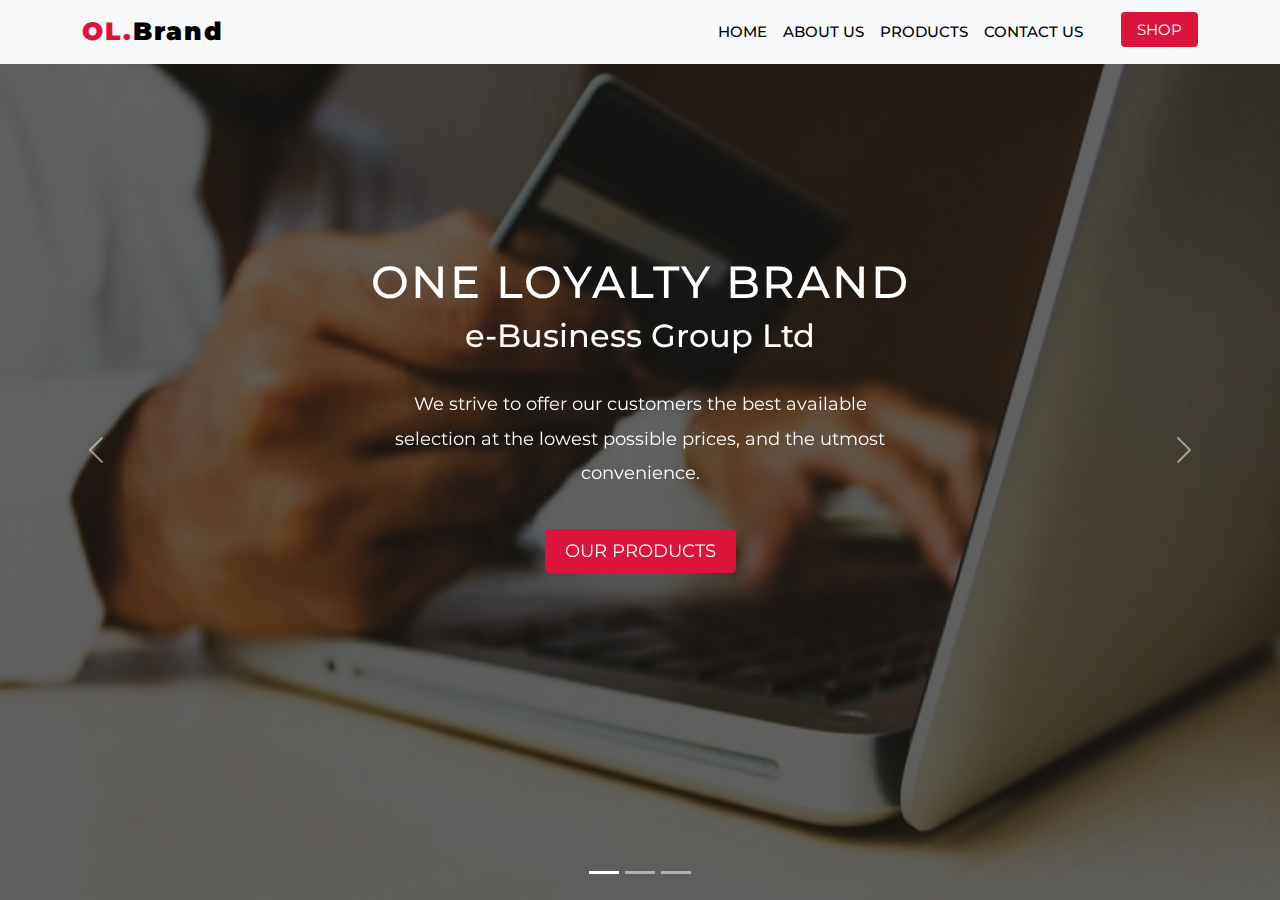
<file: index.html>
<!DOCTYPE html>
<html lang="en">
    <!--www.divinectorweb.com-->

    <head>
        <meta charset="UTF-8">
        <meta http-equiv="X-UA-Compatible" content="IE=edge">
        <meta name="viewport" content="width=device-width, initial-scale=1.0">
        <link href="https://fonts.googleapis.com/css2?family=Montserrat:wght@400;500;900&display=swap" rel="stylesheet">
        <link href="https://cdn.jsdelivr.net/npm/bootstrap@5.1.0/dist/css/bootstrap.min.css" rel="stylesheet">
        <link href="https://cdnjs.cloudflare.com/ajax/libs/animate.css/3.7.2/animate.min.css" rel="stylesheet">
        <link href="./css/homepage.css" rel="stylesheet">
        <link style="border-radius: 50%;" rel="shortcut icon" type="image/jpg" href="./assets/img/olb-logo.png" />
        <title>O L B || One Loyalty Brand</title>
    </head>

    <body>
        <nav class="navbar navbar-expand-lg navbar-light bg-light fixed-top">
            <div class="container">
                <a class="navbar-brand" href="./index.html"><span>OL.</span>Brand</a> <button
                    aria-controls="navbarSupportedContent" aria-expanded="false" aria-label="Toggle navigation"
                    class="navbar-toggler" data-bs-target="#navbarSupportedContent" data-bs-toggle="collapse"
                    type="button"><span class="navbar-toggler-icon"></span></button>
                <div class="collapse navbar-collapse" id="navbarSupportedContent">
                    <ul class="navbar-nav ms-auto mb-2 mb-lg-0">
                        <li class="nav-item">
                            <a class="nav-link" href="./index.html">Home</a>
                        </li>
                        <li class="nav-item">
                            <a class="nav-link" href="./about.html">About Us</a>
                        </li>
                        <li class="nav-item">
                            <a class="nav-link" href="./product.html">Products</a>
                        </li>
                        <li class="nav-item">
                            <a class="nav-link" href="./contact.html">Contact us</a>
                        </li>
                        <!-- <li class="nav-item">
                        <a class="nav-link" href="#">Services</a>
                    </li> -->
                        <li class="nav-item">
                            <a class="getstarted" href="./product.html">Shop</a>
                        </li>
                    </ul>
                </div>
            </div>
        </nav>
        <div class="carousel slide" data-bs-ride="carousel" id="carouselExampleIndicators">
            <div class="carousel-indicators">
                <button aria-label="Slide 1" class="active" data-bs-slide-to="0"
                    data-bs-target="#carouselExampleIndicators" type="button"></button> <button aria-label="Slide 2"
                    data-bs-slide-to="1" data-bs-target="#carouselExampleIndicators" type="button"></button> <button
                    aria-label="Slide 3" data-bs-slide-to="2" data-bs-target="#carouselExampleIndicators"
                    type="button"></button>
            </div>
            <div class="carousel-inner">
                <div class="carousel-item active">
                    <!-- <img alt="..." class="d-block w-100" src="https://i.postimg.cc/2S3RGgyP/4.jpg"> -->
                    <!-- <img alt="..." class="d-block w-100" src="./assets/img/Rwandamain.jpg"> -->
                    <img alt="..." class="d-block w-100" src="./assets/img/bg-2.jpg">
                    <div class="carousel-caption">
                        <h5 class="animated fadeInDown" style="animation-delay: 1s">ONE LOYALTY BRAND</h5>
                        <h2 class="animated fadeInDown" style="animation-delay: 1s">e-Business Group Ltd</h2><br>
                        <p class="animated fadeInUp d-block" style="animation-delay: 2s">We strive to offer our
                            customers the best available selection at the lowest possible prices, and the utmost
                            convenience.
                        </p>
                        <br>
                        <p class="animated fadeInUp" style="animation-delay: 3s"><a href="./product.html">Our
                                Products</a>
                        </p>
                    </div>
                </div>
                <div class="carousel-item">
                    <!-- <img alt="..." class="d-block w-100" src="https://i.postimg.cc/2S3RGgyP/4.jpg"> -->
                    <img alt="..." class="d-block w-100" src="./assets/img/Rwandamain.jpg">
                    <div class="carousel-caption">
                        <h5 class="animated fadeInDown" style="animation-delay: 1s">Our Vision</h5><br>
                        <p class="animated fadeInUp  d-block" style="animation-delay: 2s">We want to be an outstanding
                            company
                            that deliver made in Rwanda Products to the local and Global market. Our loyalty is a brand
                            to
                            the nation & the international market. </p>
                        <br>
                        <p class="animated fadeInUp" style="animation-delay: 3s"><a href="./about.html">Learn More</a>
                        </p>
                    </div>
                </div>
                <div class="carousel-item">
                    <img alt="..." class="d-block w-100" src="./assets/img/bg-3.jpg">
                    <div class="carousel-caption">
                        <h5 class="animated fadeInDown" style="animation-delay: 1s">Our Mission</h5><br>
                        <p class="animated fadeInUp d-block" style="animation-delay: 2s">We aim to sell and deliver good
                            and unique services through made in Rwanda Products. Our product’s quality, standard, and
                            use of technology, help us to globalize the market.
                        </p>
                        <br>
                        <p class="animated fadeInUp" style="animation-delay: 3s"><a href="./about.html">Learn More</a>
                        </p>
                    </div>
                </div>
            </div><button class="carousel-control-prev" data-bs-slide="prev" data-bs-target="#carouselExampleIndicators"
                type="button"><span aria-hidden="true" class="carousel-control-prev-icon"></span> <span
                    class="visually-hidden">Previous</span></button> <button class="carousel-control-next"
                data-bs-slide="next" data-bs-target="#carouselExampleIndicators" type="button"><span aria-hidden="true"
                    class="carousel-control-next-icon"></span> <span class="visually-hidden">Next</span></button>
        </div>
        <script src="https://cdnjs.cloudflare.com/ajax/libs/jquery/3.6.0/jquery.min.js">
        </script>
        <script src="https://cdn.jsdelivr.net/npm/@popperjs/core@2.9.3/dist/umd/popper.min.js">
        </script>
        <script src="https://cdn.jsdelivr.net/npm/bootstrap@5.1.0/dist/js/bootstrap.min.js">
        </script>
    </body>

</html>
</file>
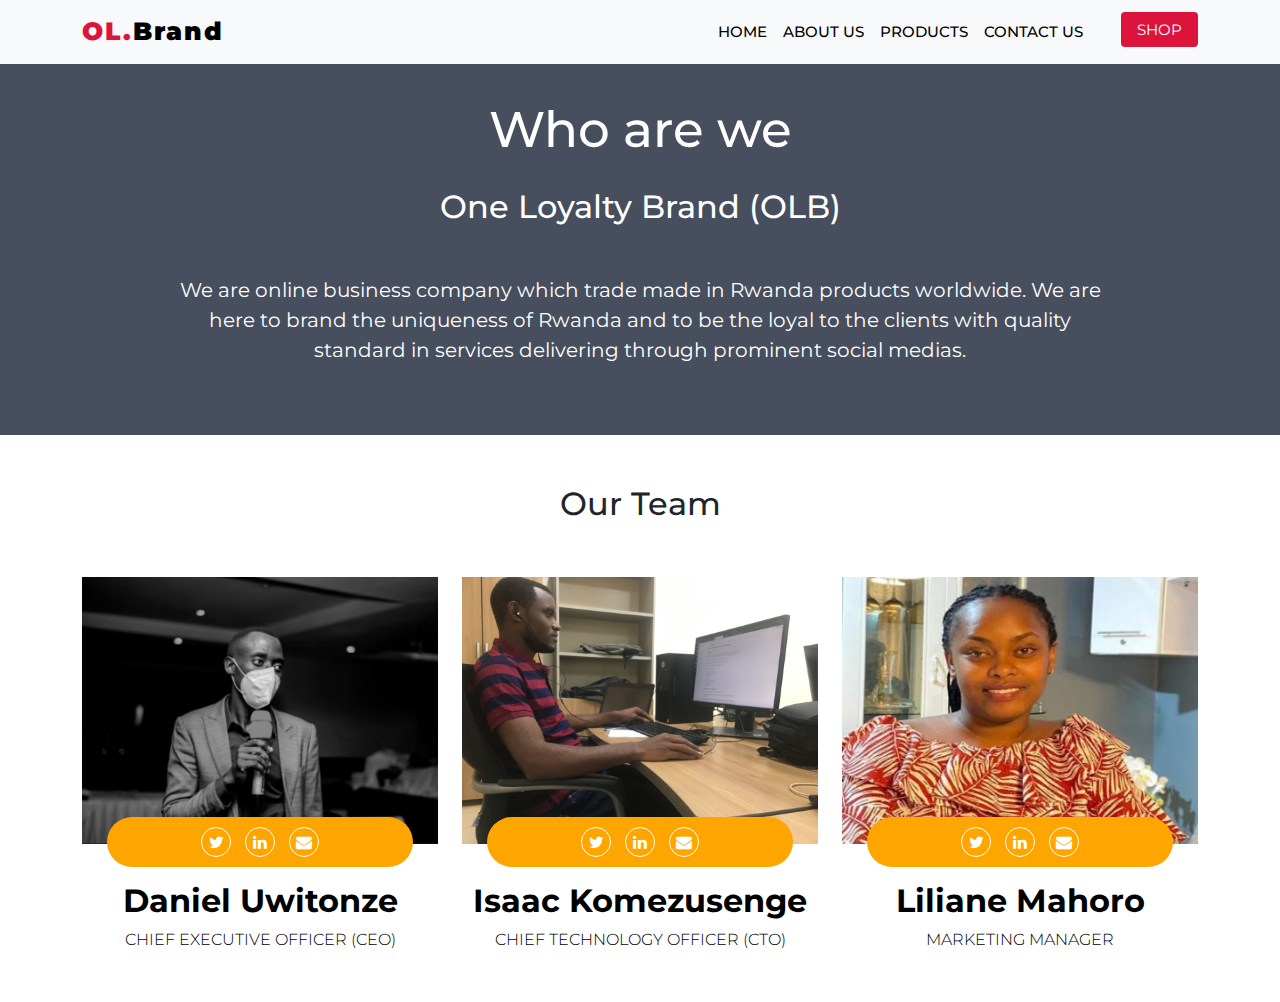
<file: about.html>
<!DOCTYPE html>
<html lang="en">

    <head>
        <meta charset="UTF-8">
        <meta http-equiv="X-UA-Compatible" content="IE=edge">
        <meta name="viewport" content="width=device-width, initial-scale=1.0">
        <!-- <link href="https://cdnjs.cloudflare.com/ajax/libs/twitter-bootstrap/3.3.7/css/bootstrap.min.css" rel="stylesheet"> -->
        <link href="https://stackpath.bootstrapcdn.com/font-awesome/4.7.0/css/font-awesome.min.css" rel="stylesheet">

        <link href="https://fonts.googleapis.com/css2?family=Montserrat:wght@400;500;900&display=swap" rel="stylesheet">
        <link href="https://cdn.jsdelivr.net/npm/bootstrap@5.1.0/dist/css/bootstrap.min.css" rel="stylesheet">
        <link href="https://cdnjs.cloudflare.com/ajax/libs/animate.css/3.7.2/animate.min.css" rel="stylesheet">
        <link href="./css/homepage.css" rel="stylesheet">
        <link href="css/style.css" rel="stylesheet">
        <!-- <link href="css/header.css" rel="stylesheet"> -->
        <link style="border-radius: 50%;" rel="shortcut icon" type="image/jpg" href="./assets/img/olb-logo.png" />
        <title>About Us || OLB</title>
    </head>

    <body>
        <!-- <nav class="navbar">
        <div class="container">
            <section class="wrapper">
                <h1 style="font-size: 50px; color: rgb(109, 109, 223);" class="brand"> OLB</h1>
                <button type="button" class="burger" id="burger">
                    <span class="burger-line"></span>
                    <span class="burger-line"></span>
                    <span class="burger-line"></span>
                    <span class="burger-line"></span>
                </button>
                <div class="menu" id="menu">
                    <ul class="menu-inner">
                        <li class="menu-item"><a href="./index.html" class="menu-link ">Home</a></li>
                        <li class="menu-item"><a href="./about.html" class="menu-link">About Us</a></li>
                        <li class="menu-item"><a href="./product.html" class="menu-link">Products</a></li>
                        <li class="menu-item"><a href="./contact.html" class="menu-link">Contact us</a></li>
                    </ul>
                </div>
            </section>
        </div>
    </nav> -->
        <nav class="navbar navbar-expand-lg navbar-light bg-light fixed-top">
            <div class="container">
                <a class="navbar-brand" href="./index.html"><span>OL.</span>Brand</a> <button
                    aria-controls="navbarSupportedContent" aria-expanded="false" aria-label="Toggle navigation"
                    class="navbar-toggler" data-bs-target="#navbarSupportedContent" data-bs-toggle="collapse"
                    type="button"><span class="navbar-toggler-icon"></span></button>
                <div class="collapse navbar-collapse" id="navbarSupportedContent">
                    <ul class="navbar-nav ms-auto mb-2 mb-lg-0">
                        <li class="nav-item">
                            <a class="nav-link" href="./index.html">Home</a>
                        </li>
                        <li class="nav-item">
                            <a class="nav-link" href="./about.html">About Us</a>
                        </li>
                        <li class="nav-item">
                            <a class="nav-link" href="./product.html">Products</a>
                        </li>
                        <li class="nav-item">
                            <a class="nav-link" href="./contact.html">Contact us</a>
                        </li>
                        <!-- <li class="nav-item">
                        <a class="nav-link" href="#">Services</a>
                    </li> -->
                        <li class="nav-item">
                            <a class="getstarted" href="./product.html">Shop</a>
                        </li>
                    </ul>
                </div>
            </div>
        </nav><br>
        <div class="about-section">
            <h1 class="about-heading">Who are we</h1>
            <h2>One Loyalty Brand (OLB)</h2>
            <p>We are online business company which trade made in Rwanda products worldwide. We are here to
                brand the uniqueness of Rwanda and to be the loyal to the clients with quality standard in services
                delivering through prominent social medias.
            </p>
        </div>

        <h2 style="text-align:center; margin-top: 50px;">Our Team</h2>
        <div class="custom-padding">
            <div class="container">
                <div class="row">
                    <div class="col-md-4">
                        <div class="team-area">
                            <!-- <img alt="" src="https://i.postimg.cc/qBcmJBrd/1.jpg"> -->
                            <img alt="" src="./assets/img/Daniel.PNG">
                            <div class="socials">
                                </a> <a href="#"><i class="fa fa-twitter"></i></a>
                                <a href="linkedin.com/in/daniel-uwitonze-973428196 "><i class="fa fa-linkedin"></i></a>
                                <a href="mailto:danieluwitonze7@gmail.com"><i class="fa fa-envelope"></i></a>
                            </div>
                            <h2>Daniel Uwitonze <span>Chief Executive Officer (CEO)</span></h2>
                        </div>
                    </div>
                    <div class="col-md-4">
                        <div class="team-area">
                            <!-- <img alt="" src="https://i.postimg.cc/zXXkqnpn/2.jpg"> -->
                            <img alt="" src="./assets/img/IMG_0457.JPG">
                            <div class="socials">
                                <a href="https://twitter.com/Isaackomeza" target="_blank"><i
                                        class="fa fa-twitter"></i></a>
                                <a href="https://www.linkedin.com/in/isaac-komezusenge/" target="_blank"><i
                                        class="fa fa-linkedin"></i></a>
                                <a href="mailto:isaackomeza@gmail.com" target="_blank"><i
                                        class="fa fa-envelope"></i></a>
                            </div>
                            <h2>Isaac Komezusenge <span>Chief Technology Officer (CTO)</span></h2>
                        </div>
                    </div>
                    <div class="col-md-4">
                        <div class="team-area">
                            <!-- <img alt="" src="https://i.postimg.cc/cC1f4S7s/3.jpg"> -->
                            <img alt="" src="./assets/img/Liliane1.jpg">
                            <div class="socials">
                                </a> <a href="#"><i class="fa fa-twitter"></i></a>
                                <a href="https://www.linkedin.com/in/mahoro-liliane-850517193/"><i
                                        class="fa fa-linkedin"></i></a> <a href="#"><i class="fa fa-envelope"></i></a>
                            </div>
                            <h2>Liliane Mahoro <span>MArketing Manager</span></h2>
                        </div>
                    </div>
                </div>
            </div>
        </div>
        <script src="https://cdnjs.cloudflare.com/ajax/libs/jquery/3.6.0/jquery.min.js">
        </script>
        <script src="https://cdn.jsdelivr.net/npm/@popperjs/core@2.9.3/dist/umd/popper.min.js">
        </script>
        <script src="https://cdn.jsdelivr.net/npm/bootstrap@5.1.0/dist/js/bootstrap.min.js">
        </script>
        <!-- <script type="text/javascript" src="./scripts/header.js"></script> -->
    </body>

</html>
</file>
<file: css/homepage.css>
* {
	font-family: 'Montserrat', sans-serif;
}
.carousel-item {
	height: 100vh;
	min-height: 300px;
}
.carousel-caption {
	margin: 0;
	position: absolute;
	top: 50%;
	-ms-transform: translateY(-50%);
	transform: translateY(-50%);
	/* top: 25%; */
	/* bottom: 220px; */
	z-index: 2;
}

.carousel-caption h5 {
	font-size: 45px;
	text-transform: uppercase;
	letter-spacing: 2px;
	/* margin-top: 25px; */
}
.carousel-caption p {
	width: 60%;
	margin: auto;
	font-size: 18px;
	line-height: 1.9;
}
@media only screen and (max-width: 767px) {
	.carousel-caption{
		position: absolute;
		right: 4%;
		left: 4%;
	}

	.carousel-caption p{
		width: 80%;
	}
}
.carousel-caption a {
	text-transform: uppercase;
	text-decoration: none;
	background: crimson;
	padding: 5px 20px;
	display: inline-block;
	color: #fff;
	margin-top: 15px;
	border-radius: 5px;
}
.carousel-inner:before {
	content: '';
	position: absolute;
	width: 100%;
	height: 100%;
	top: 0;
	left: 0;
	background: rgba(0, 0, 0, 0.6);
	z-index: 1;
}
.navbar .getstarted {
	background: crimson;
	margin-left: 30px;
	border-radius: 4px;
	font-weight: 400;
	color: #fff;
	text-decoration: none;
	padding: .5rem 1rem;
	line-height: 2.3;
}
.navbar-nav a {
	font-size: 15px;
	text-transform: uppercase;
	font-weight: 500;
}
.navbar-light .navbar-brand {
	color: #000;
	font-size: 25px;
	/* text-transform: uppercase; */
	font-weight: 900;
	letter-spacing: 2px;
}
.navbar-light .navbar-brand span {
	color: crimson
}
.navbar-light .navbar-brand:focus, .navbar-light .navbar-brand:hover {
	color: #000;
}
.navbar-light .navbar-nav .nav-link {
	color: #000;
}

.navbar-light .navbar-nav .nav-link:focus, .navbar-light .navbar-nav .nav-link:hover {
	color: crimson
}
.w-100 {
	height: 100vh;
}
.navbar-toggler {
	padding: 1px 5px;
	font-size: 18px;
	line-height: 0.3;
	background: #fff;
}
@media only screen and (max-width: 767px) {
	.navbar-nav {
		text-align: center;
	}
	.carousel-caption {
		/* bottom: 165px; */
		top: 45%;
	}
	.carousel-caption h5 {
		font-size: 35px;
	}
	.carousel-caption a {
		padding: 10px 15px;
		/* font-size: 15px; */
	}
	.navbar .getstarted {
		display: none;
	}
}
</file>
<file: css/style.css>
* {
  margin: 0;
  padding: 0;
  -webkit-box-sizing: border-box;
          box-sizing: border-box;
}

html {
  scroll-behavior: smooth;
}

body {
  margin: 0;
  padding: 0;
  font-family: montserrat;
}

.menu-area {
  position: fixed;
  display: -webkit-box;
  display: -ms-flexbox;
  display: flex;
  -webkit-box-pack: center;
      -ms-flex-pack: center;
          justify-content: center;
  -webkit-box-align: center;
      -ms-flex-align: center;
          align-items: center;
  -webkit-box-orient: horizontal;
  -webkit-box-direction: normal;
      -ms-flex-direction: row;
          flex-direction: row;
  -ms-flex-wrap: wrap;
      flex-wrap: wrap;
  background-color: black;
  width: 100%;
  height: 70px;
  z-index: 1;
}

/* .nav {
  display: -webkit-box;
  display: -ms-flexbox;
  display: flex;
  -webkit-box-pack: right;
      -ms-flex-pack: right;
          justify-content: right;
  list-style: none;
  margin-right: 15%;
} */

/* .logo {
  -webkit-box-flex: 1;
      -ms-flex: 1 1 auto;
          flex: 1 1 auto;
  margin-left: 10%;
  text-transform: uppercase;
  letter-spacing: 1px;
  font-weight: bold;
  font-size: 25px;
} */


/* a:hover {
  color: blue;
} */

#home {
  background-image: url("../assets/img/home-bg.PNG");
  width: 100%;
  height: 100vh;
  background-repeat: no-repeat;
  background-size: cover;
  background-position: center center;
  text-align: center;
}

.content a:hover {
  background: #5495DE;
  cursor: pointer !important;
}

/* 
#home::after{
	background: black;
	opacity: .3;
} */
#home .content {
  width: 100%;
}

#home .content h1 {
  font-size: 60px;
  margin-bottom: 10px;
  margin-top: -5%;
  color: #fff;
}

#home .content h2 {
  font-size: 40px;
  margin: 10px 0;
  color: #fff;
}

#home .content p {
  width: 50%;
  margin: auto;
  line-height: 1.6;
  color: #fff;
  margin-bottom: 8%;
}

#about, #portfolio, #services, #contact {
  position: relative;
  display: -webkit-box;
  display: -ms-flexbox;
  display: flex;
  -ms-flex-pack: distribute;
      justify-content: space-around;
  -webkit-box-align: center;
      -ms-flex-align: center;
          align-items: center;
  -ms-flex-wrap: wrap;
      flex-wrap: wrap;
  -webkit-box-orient: horizontal;
  -webkit-box-direction: normal;
      -ms-flex-direction: row;
          flex-direction: row;
  width: 100%;
  height: 100vh;
}

.content {
  width: 80%;
  height: 100%;
  padding: 15% 0;
}

.content h1 {
  font-size: 30px;
  text-transform: uppercase;
}

.content p {
  font-size: 24px;
  line-height: 50px;
}

.content .home-btn {
  text-decoration: none;
  padding: 15px 20px;
  border: 2px solid white;
}

.content .home-btn:hover {
  color: white;
  background: #5495DE;
  border: none;
}

@media (max-width: 800px) {
  .logo {
    text-align: center;
  }
  .nav {
    margin: 0;
    padding: 0;
  }
  .nav a {
    font-size: 10px;
    margin: 10px;
  }
  #home .content h1 {
    font-size: 30px;
  }
  #home .content p {
    width: 90%;
    font-size: 16px;
  }
  .content {
    padding: 50% 0;
  }
  #about, #portfolio, #services, #contact {
    -webkit-box-orient: vertical;
    -webkit-box-direction: normal;
        -ms-flex-direction: column;
            flex-direction: column;
    padding: 180px 0;
  }
  #portfolio .content {
    padding: 96px 0;
  }
}

/* About Section */
.column {
  float: left;
  width: 33.3%;
  margin-bottom: 16px;
  padding: 0 8px;
}

.card {
  -webkit-box-shadow: 0 4px 8px 0 rgba(0, 0, 0, 0.2);
          box-shadow: 0 4px 8px 0 rgba(0, 0, 0, 0.2);
  margin: 8px;
}

.about-section {
  padding: 2% 10% 1% 10%;
  text-align: center;
  background-color: #474e5d;
  color: white;
}
.about-heading{
  margin-top: 50px;
  font-size: 50px;
  padding-bottom: 2%;
}

.about-section p {
  font-size: 20px;
padding: 4% 5%;
}
@media screen and (max-width: 767px) {
  .about-section{
    /* font-size: 20px; */
  padding: 2%;
  }
}

/* .container {
  padding: 0 16px;
} */

/* .container::after, .row::after {
  content: "";
  clear: both;
  display: table;
} */

.title {
  color: grey;
}

.button {
  border: none;
  outline: 0;
  display: inline-block;
  padding: 8px;
  color: white;
  background-color: #000;
  text-align: center;
  cursor: pointer;
  width: 100%;
}

.button:hover {
  background-color: #555;
}

@media screen and (max-width: 650px) {
  .column {
    width: 100%;
    display: block;
  }
}

.custom-padding {
  padding: 45px 0;
}

img {
  max-width: 100%;
  height: auto;
}

.socials a {
  line-height: 30px;
  text-align: center;
  border-radius: 50%;
  margin: 5px;
  color: #fff;
  display: inline-block;
  border: 1px solid #fff;
  height: 30px;
  width: 30px;
}

.team-area h2 {
  text-align: center;
  font-weight: 700;
  margin-top: 15px;
  color: #000;
}

.team-area h2 span {
  display: block;
  font-weight: 300;
  margin-top: 10px;
  font-size: 16px;
  text-transform: uppercase;
}

.socials {
  margin-top: -27px;
  position: relative;
  z-index: 2;
  border-radius: 25px;
  background: orange;
  text-align: center;
  padding: 5px;
  margin-left: 25px;
  margin-right: 25px;
}

.socials a:hover {
  background: #fff;
  color: #000;
  -webkit-transition: .7s;
  transition: .7s;
}

@media only screen and (max-width: 767px) {
  .team-area {
    margin-bottom: 30px;
  }
  .team-area img {
    width: 100%;
  }
}

@media only screen and (min-width: 768px) and (max-width: 991px) {
  .team-area {
    margin-bottom: 30px;
  }
  .team-area img {
    width: 100%;
  }
}
/*# sourceMappingURL=style.css.map */
</file>
<file: css/header.css>
:root {
  --color-white: hsl(0, 0%, 100%);
  --color-light: hsl(206, 33%, 96%);
  --color-black: hsl(0, 0%, 7%);
  --color-night: hsl(214, 100%, 10%);
  --color-purple: hsl(291, 64%, 42%);
  --color-indigo: hsl(255, 100%, 60%);
  --shadow-small: 0 1px 3px 0 rgba(0, 0, 0, 0.1), 0 1px 2px 0 rgba(0, 0, 0, 0.06);
  --shadow-medium: 0 4px 6px -1px rgba(0, 0, 0, 0.1),
		0 2px 4px -1px rgba(0, 0, 0, 0.06);
  --shadow-large: 0 10px 15px -3px rgba(0, 0, 0, 0.1),
		0 4px 6px -2px rgba(0, 0, 0, 0.05);
}

html {
  font-size: 100%;
  -webkit-box-sizing: border-box;
          box-sizing: border-box;
  scroll-behavior: smooth;
}

*,
*::before,
*::after {
  padding: 0;
  margin: 0;
  -webkit-box-sizing: inherit;
          box-sizing: inherit;
  list-style: none;
  list-style-type: none;
  text-decoration: none;
  -webkit-font-smoothing: antialiased;
  -moz-osx-font-smoothing: grayscale;
  text-rendering: optimizeLegibility;
}

a,
button {
  font-family: inherit;
  font-size: inherit;
  line-height: inherit;
  cursor: pointer;
  border: none;
  outline: none;
  background: none;
  text-decoration: none;
}

img,
video {
  display: block;
  max-width: 100%;
  height: auto;
  -o-object-fit: cover;
     object-fit: cover;
}

.container {
  width: 100%;
  height: auto;
  padding: 0 7%;
}

.brand-link {
  font-family: inherit;
  font-size: 1.75rem;
  font-weight: 700;
  line-height: inherit;
  border: none;
  outline: none;
  color: var(--color-indigo);
  text-transform: uppercase;
  text-rendering: optimizeLegibility;
}

.navbar {
  font-family: "Segoe UI", Tahoma, Geneva, Verdana, sans-serif;
  max-width: 100%;
  height: auto;
  border: none;
  outline: none;
  color: white;
  background: black;
  margin-bottom: 0 !important;
}

.navbar .wrapper {
  display: -webkit-box;
  display: -ms-flexbox;
  display: flex;
  -webkit-box-orient: horizontal;
  -webkit-box-direction: normal;
      -ms-flex-direction: row;
          flex-direction: row;
  -ms-flex-wrap: wrap;
      flex-wrap: wrap;
  -webkit-box-pack: justify;
      -ms-flex-pack: justify;
          justify-content: space-between;
  -webkit-box-align: center;
      -ms-flex-align: center;
          align-items: center;
  width: 100%;
  height: auto;
  margin: 0 auto;
}

.navbar .burger {
  position: relative;
  display: none;
  cursor: pointer;
  width: 2rem;
  height: 1rem;
  border: none;
  outline: none;
  opacity: 0;
  visibility: hidden;
  background: none;
  -webkit-transform: rotate(0deg);
          transform: rotate(0deg);
  -webkit-transition: 0.35s ease-in-out;
  transition: 0.35s ease-in-out;
}

.navbar .burger-line {
  display: block;
  position: absolute;
  width: 100%;
  height: 2px;
  left: 0;
  border: none;
  outline: none;
  opacity: 1;
  border-radius: 0.25rem;
  background: white;
  -webkit-transform: rotate(0deg);
          transform: rotate(0deg);
  -webkit-transition: 0.25s ease-in-out;
  transition: 0.25s ease-in-out;
}

.navbar .burger-line:nth-child(1) {
  top: 0;
}

.navbar .burger-line:nth-child(2), .navbar .burger-line:nth-child(3) {
  top: 0.5rem;
}

.navbar .burger-line:nth-child(4) {
  top: 1rem;
}

.navbar .burger.active .burger-line:nth-child(1), .navbar .burger.active .burger-line:nth-child(4) {
  top: 1.25rem;
  width: 0%;
  left: 50%;
}

.navbar .burger.active .burger-line:nth-child(2) {
  -webkit-transform: rotate(45deg);
          transform: rotate(45deg);
}

.navbar .burger.active .burger-line:nth-child(3) {
  -webkit-transform: rotate(-45deg);
          transform: rotate(-45deg);
}

.navbar .menu-inner {
  display: -webkit-box;
  display: -ms-flexbox;
  display: flex;
  -webkit-box-orient: horizontal;
  -webkit-box-direction: normal;
      -ms-flex-direction: row;
          flex-direction: row;
  -webkit-box-pack: center;
      -ms-flex-pack: center;
          justify-content: center;
  -webkit-box-align: center;
      -ms-flex-align: center;
          align-items: center;
  gap: 2rem;
}

.navbar .menu-link {
  font-family: inherit;
  font-size: 1.2rem;
  font-weight: 700;
  line-height: inherit;
  border: none;
  color: white;
  text-transform: uppercase;
  text-rendering: optimizeLegibility;
  -webkit-transition: all 0.35s ease-in-out;
  transition: all 0.35s ease-in-out;
}

.navbar .menu-link.active, .navbar .menu-link:hover {
  border: none;
  outline: none;
  color: var(--color-indigo);
}

@media only screen and (max-width: 768px) {
  .navbar .burger {
    display: block;
    opacity: 1;
    visibility: visible;
  }
  .navbar .menu {
    width: 100%;
    max-height: 0rem;
    padding: 0;
    opacity: 0;
    visibility: hidden;
    overflow: hidden;
    -webkit-transition: all 0.35s ease;
    transition: all 0.35s ease;
  }
  .navbar .menu.active {
    opacity: 1;
    visibility: visible;
  }
  .navbar .menu-inner {
    display: -webkit-box;
    display: -ms-flexbox;
    display: flex;
    -webkit-box-orient: vertical;
    -webkit-box-direction: normal;
        -ms-flex-direction: column;
            flex-direction: column;
    -webkit-box-pack: center;
        -ms-flex-pack: center;
            justify-content: center;
    -webkit-box-align: start;
        -ms-flex-align: start;
            align-items: flex-start;
    gap: 0.75rem;
    padding: 1rem 0;
  }
}
/*# sourceMappingURL=header.css.map */
</file>
